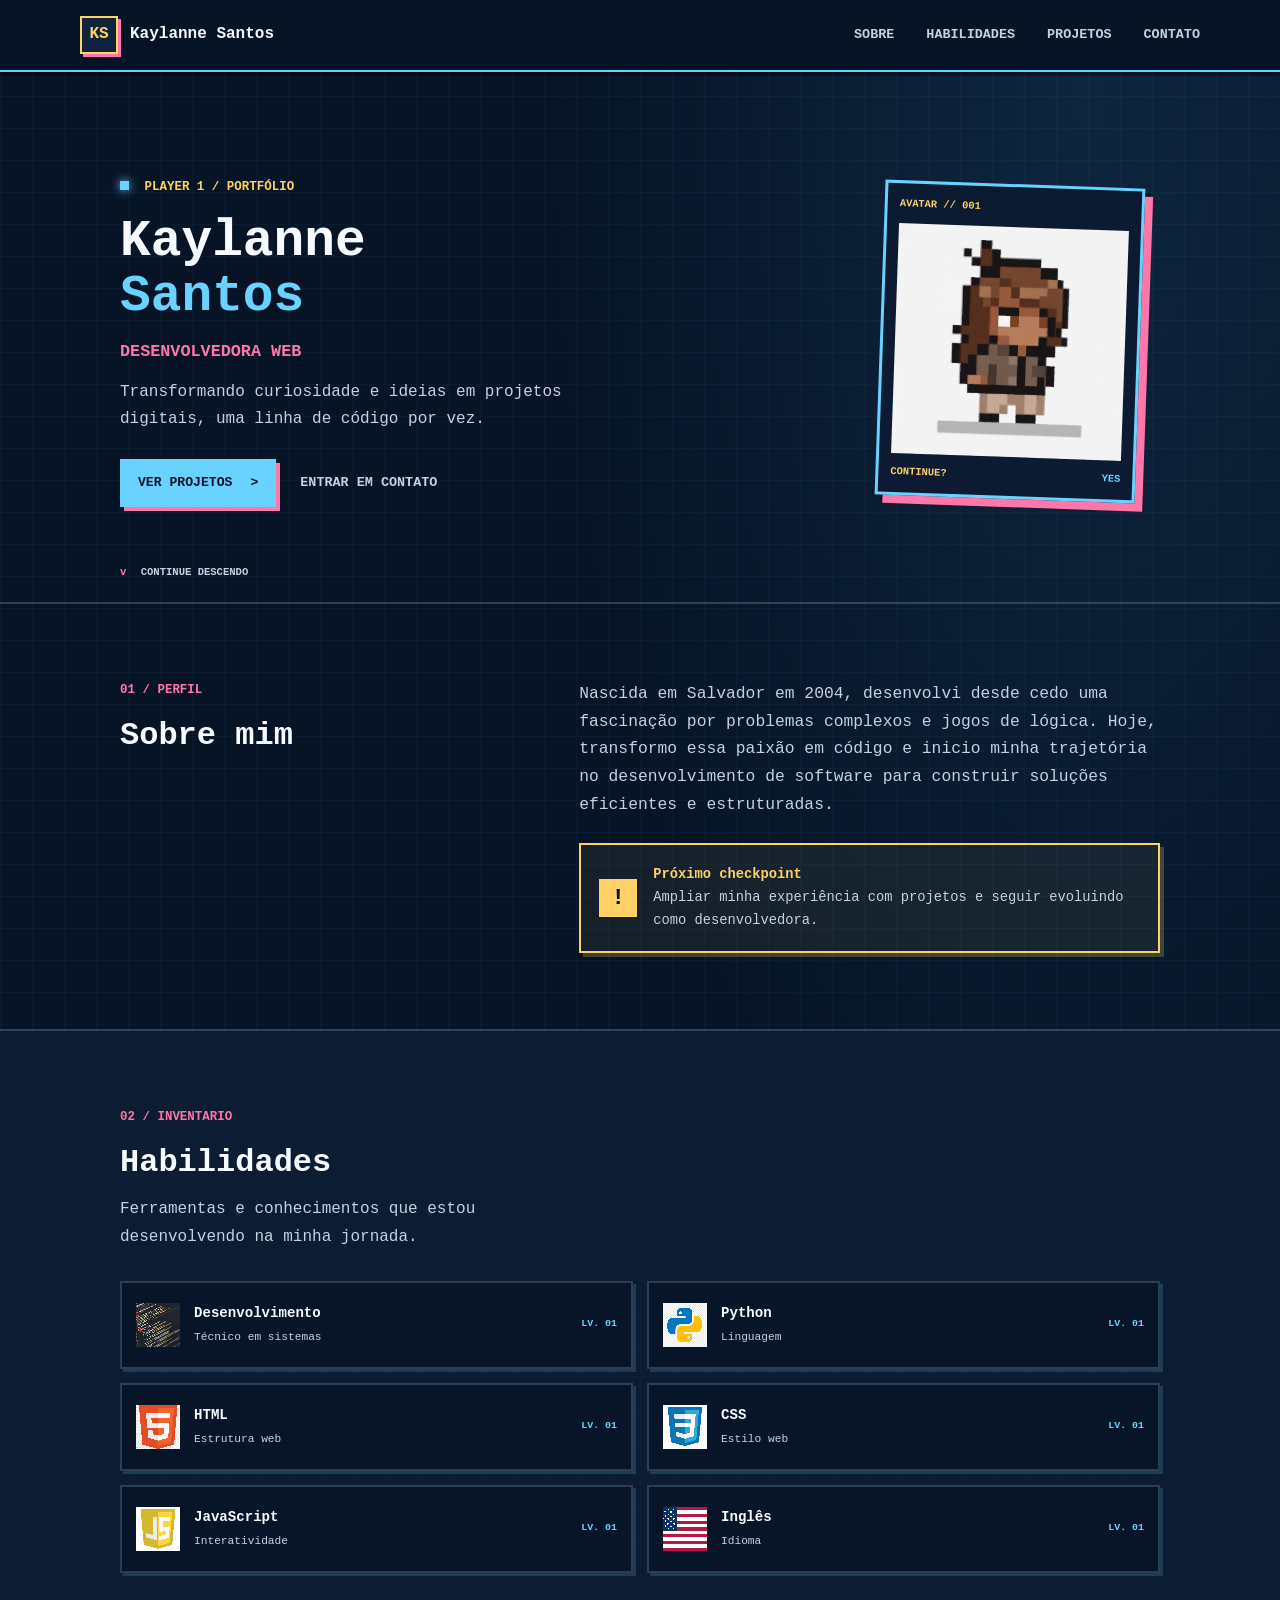
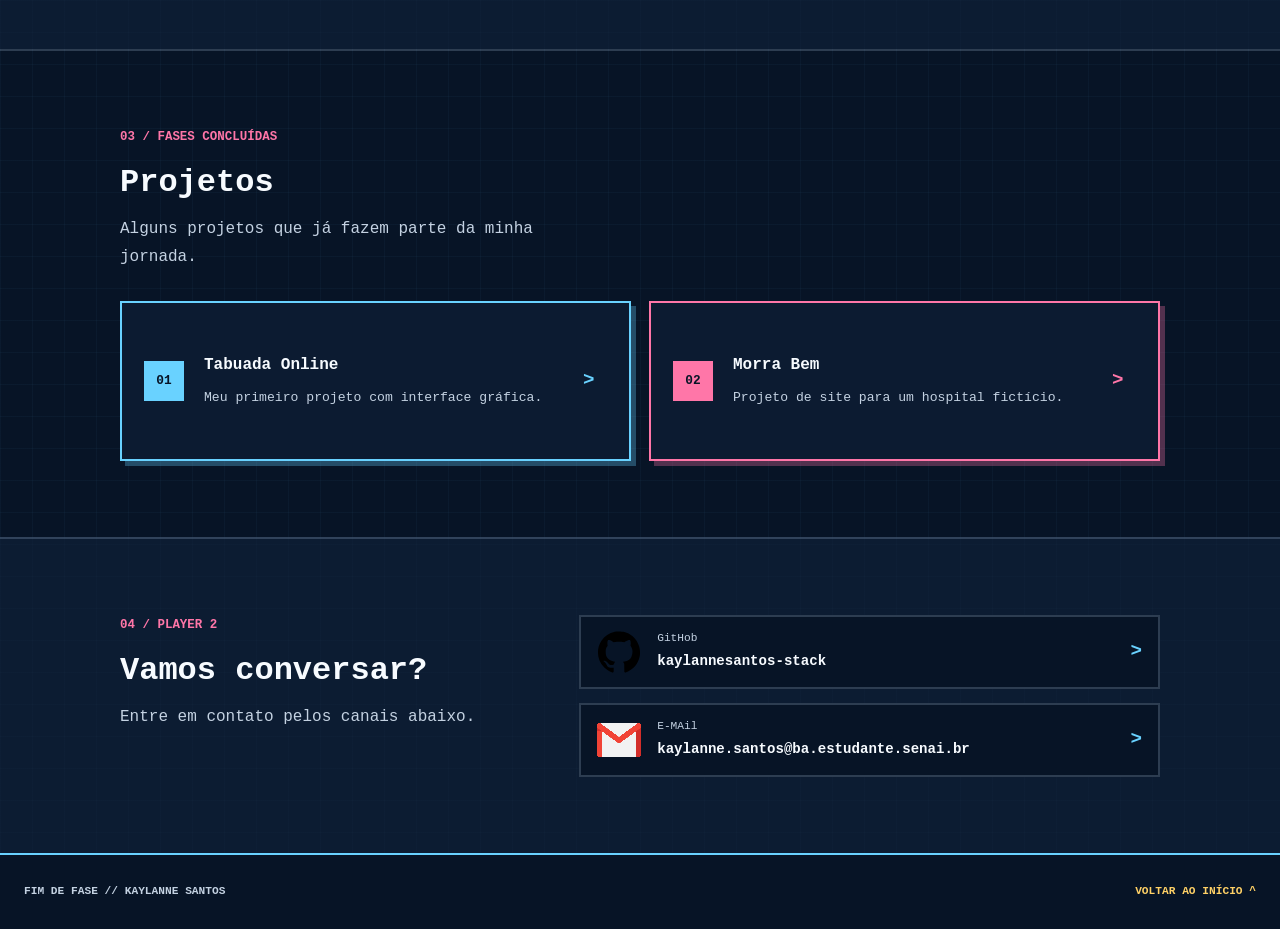
<file: index.html>
<!DOCTYPE html>
<html lang="pt-BR">
<head>
    <meta charset="UTF-8">
    <meta name="viewport" content="width=device-width, initial-scale=1.0">
    <meta name="description" content="Portfólio de Kaylanne Santos, desenvolvedora web em formação.">
    <title>Kaylanne Santos | Portfólio</title>
    <link rel="stylesheet" href="style.css">
</head>
<body class="portfolio">
    <header class="site-header">
        <nav class="meu-navegador" aria-label="Navegação principal">
            <a class="brand" href="#inicio" aria-label="Kaylanne Santos, início">
                <span class="brand-mark" aria-hidden="true">KS</span>
                <span class="brand-name">Kaylanne Santos</span>
            </a>
            <div class="nav-links">
                <a href="#sobre">Sobre</a>
                <a href="#experiencia">Habilidades</a>
                <a href="#projetos">Projetos</a>
                <a href="#contato">Contato</a>
            </div>
        </nav>
    </header>

    <main>
        <section class="hero page-width" id="inicio" aria-labelledby="hero-title">
            <div class="hero-copy">
                <p class="eyebrow"><span class="status-light" aria-hidden="true"></span> PLAYER 1 / PORTFÓLIO</p>
                <h1 id="hero-title">Kaylanne<br><span>Santos</span></h1>
                <p class="hero-role">Desenvolvedora web</p>
                <p class="hero-summary">Transformando curiosidade e ideias em projetos digitais, uma linha de código por vez.</p>
                <div class="hero-actions">
                    <a class="pixel-button" href="#projetos">Ver projetos <span aria-hidden="true">&gt;</span></a>
                    <a class="text-link" href="#contato">Entrar em contato</a>
                </div>
            </div>
            <figure class="avatar-frame">
                <span class="frame-label">AVATAR // 001</span>
                <img src="assets/eu_pixel.jpg" alt="Retrato em pixel art de Kaylanne Santos">
                <figcaption>CONTINUE? <span>YES</span></figcaption>
            </figure>
            <a class="scroll-cue" href="#sobre"><span aria-hidden="true">v</span> CONTINUE DESCENDO</a>
        </section>

        <section class="page-section" id="sobre" aria-labelledby="sobre-title">
            <div class="page-width section-inner about-layout">
                <div class="section-heading">
                    <p class="eyebrow">01 / PERFIL</p>
                    <h2 id="sobre-title">Sobre mim</h2>
                </div>
                <div class="about-copy">
                    <p>Nascida em Salvador em 2004, desenvolvi desde cedo uma fascinação por problemas complexos e jogos de lógica. Hoje, transformo essa paixão em código e inicio minha trajetória no desenvolvimento de software para construir soluções eficientes e estruturadas.</p>
                    <div class="checkpoint">
                        <span class="checkpoint-icon" aria-hidden="true">!</span>
                        <p><strong>Próximo checkpoint</strong><br>Ampliar minha experiência com projetos e seguir evoluindo como desenvolvedora.</p>
                    </div>
                </div>
            </div>
        </section>

        <section class="page-section section-alt" id="experiencia" aria-labelledby="habilidades-title">
            <div class="page-width section-inner">
                <div class="section-heading">
                    <p class="eyebrow">02 / INVENTARIO</p>
                    <h2 id="habilidades-title">Habilidades</h2>
                    <p class="section-intro">Ferramentas e conhecimentos que estou desenvolvendo na minha jornada.</p>
                </div>
                <ul class="skill-grid">
                    <li class="skill-item">
                        <img src="assets/dese.jpg" alt="" loading="lazy">
                        <span><strong>Desenvolvimento</strong><small>Técnico em sistemas</small></span>
                        <span class="skill-level" aria-label="Em desenvolvimento">LV. 01</span>
                    </li>
                    <li class="skill-item">
                        <img src="assets/python_logo.png" alt="" loading="lazy">
                        <span><strong>Python</strong><small>Linguagem</small></span>
                        <span class="skill-level" aria-label="Em desenvolvimento">LV. 01</span>
                    </li>
                    <li class="skill-item">
                        <img src="assets/html.jpeg" alt="" loading="lazy">
                        <span><strong>HTML</strong><small>Estrutura web</small></span>
                        <span class="skill-level" aria-label="Em desenvolvimento">LV. 01</span>
                    </li>
                    <li class="skill-item">
                        <img src="assets/css2.webp" alt="" loading="lazy">
                        <span><strong>CSS</strong><small>Estilo web</small></span>
                        <span class="skill-level" aria-label="Em desenvolvimento">LV. 01</span>
                    </li>
                    <li class="skill-item">
                        <img src="assets/javascript.png" alt="" loading="lazy">
                        <span><strong>JavaScript</strong><small>Interatividade</small></span>
                        <span class="skill-level" aria-label="Em desenvolvimento">LV. 01</span>
                    </li>
                    <li class="skill-item">
                        <img src="assets/ingles.webp" alt="" loading="lazy">
                        <span><strong>Inglês</strong><small>Idioma</small></span>
                        <span class="skill-level" aria-label="Em desenvolvimento">LV. 01</span>
                    </li>
                </ul>
            </div>
        </section>

        <section class="page-section" id="projetos" aria-labelledby="projetos-title">
            <div class="page-width section-inner">
                <div class="section-heading">
                    <p class="eyebrow">03 / FASES CONCLUÍDAS</p>
                    <h2 id="projetos-title">Projetos</h2>
                    <p class="section-intro">Alguns projetos que já fazem parte da minha jornada.</p>
                </div>
                <div class="project-grid">
                    <a class="project-item" href="https://tabuadaonline-theta.vercel.app/" target="_blank" rel="noopener noreferrer">
                        <span class="project-number">01</span>
                        <span class="project-content">
                            <strong>Tabuada Online</strong>
                            <span>Meu primeiro projeto com interface gráfica.</span>
                        </span>
                        <span class="project-arrow" aria-hidden="true">&gt;</span>
                    </a>
                    <a class="project-item project-pink" href="https://share.google/IyVPj1m2NV01SVsqX" target="_blank" rel="noopener noreferrer">
                        <span class="project-number">02</span>
                        <span class="project-content">
                            <strong>Morra Bem</strong>
                            <span>Projeto de site para um hospital fictício.</span>
                        </span>
                        <span class="project-arrow" aria-hidden="true">&gt;</span>
                    </a>
                </div>
            </div>
        </section>

        <section class="page-section section-alt" id="contato" aria-labelledby="contato-title">
            <div class="page-width section-inner contact-layout">
                <div class="section-heading">
                    <p class="eyebrow">04 / PLAYER 2</p>
                    <h2 id="contato-title">Vamos conversar?</h2>
                    <p class="section-intro">Entre em contato pelos canais abaixo.</p>
                </div>
                <div class="contact-list">
                    <a class="contact-item" href="https://github.com/kaylannesantos-stack" target="_blank" rel="noopener noreferrer">
                        <img src="assets/GitHub.svg" alt="" loading="lazy">
                        <span><small>GitHob</small><strong>kaylannesantos-stack</strong></span>
                        <span class="project-arrow" aria-hidden="true">&gt;</span>
                    </a>
                    <a class="contact-item" href="https://mail.google.com/mail/u/0/#inbox" target="_blank" rel="noopener noreferrer">
                        <img src="assets/gmail.png" alt="" loading="lazy">
                        <span><small>E-MAil</small><strong>kaylanne.santos@ba.estudante.senai.br</strong></span>
                        <span class="project-arrow" aria-hidden="true">&gt;</span>
                    </a>
                </div>
            </div>
        </section>
    </main>

    <footer class="site-footer">
        <p>FIM DE FASE // KAYLANNE SANTOS</p>
        <a href="#inicio">VOLTAR AO INÍCIO ^</a>
    </footer>
</body>
</html>
</file>
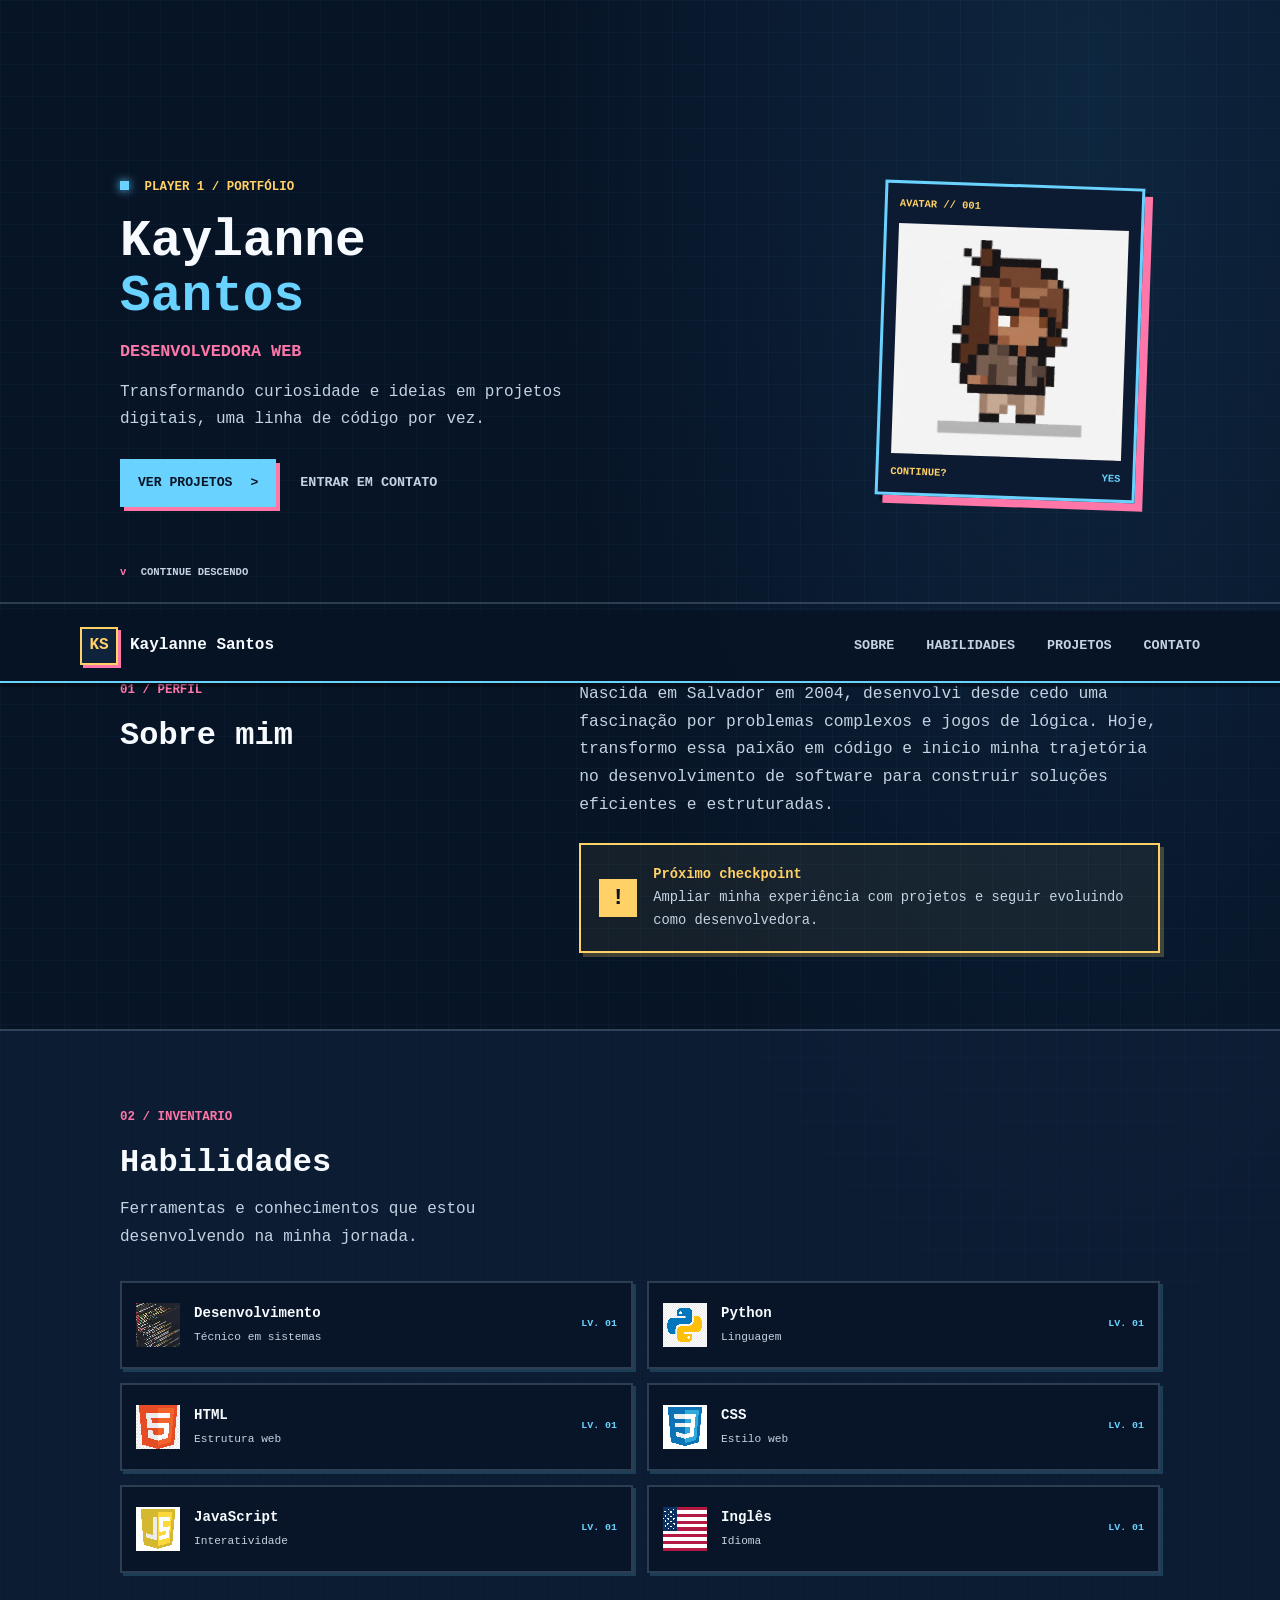
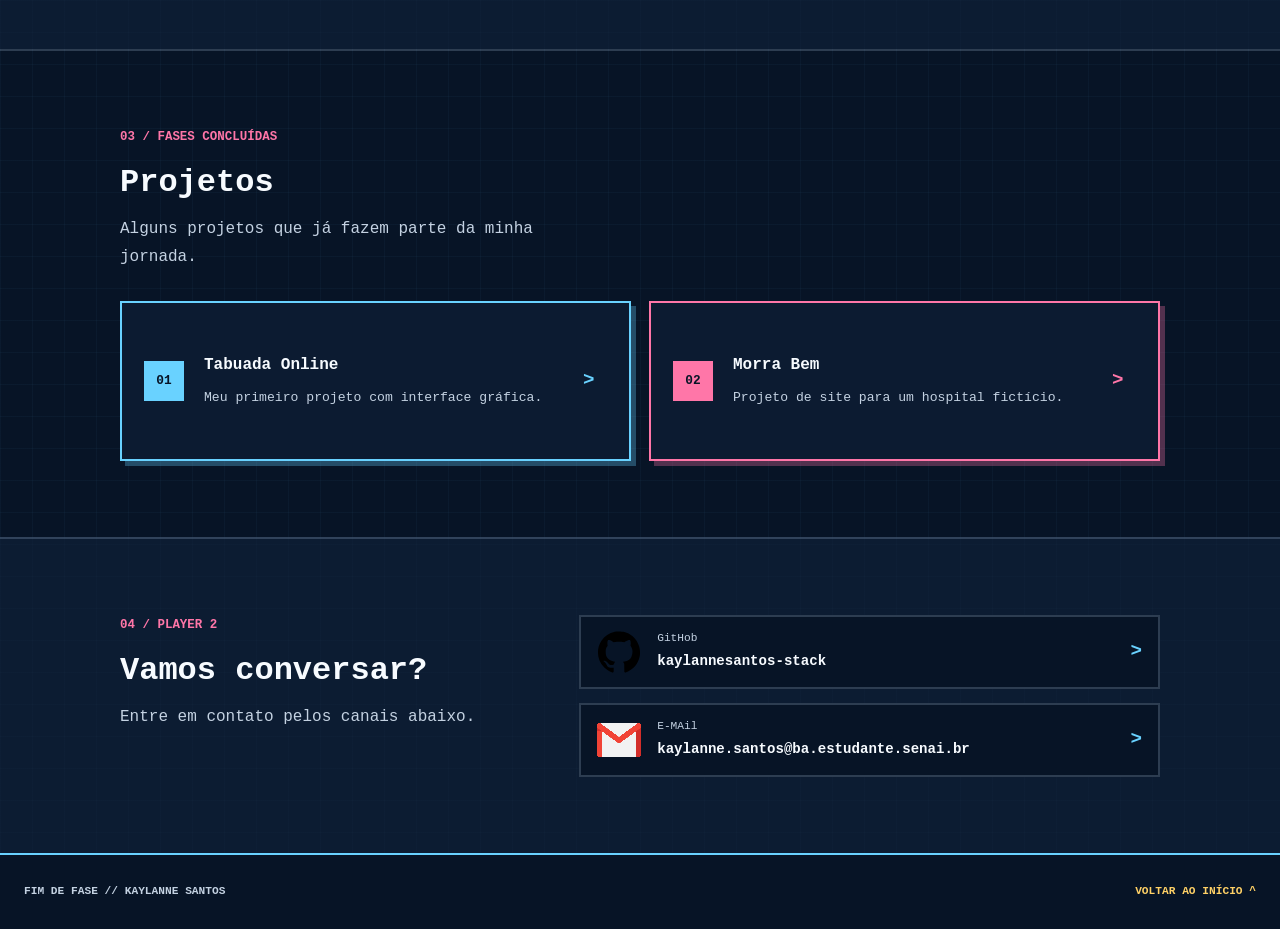
<file: experiencia.html>
<!DOCTYPE html>
<html lang="pt-BR">
<head>
    <meta charset="UTF-8">
    <meta name="viewport" content="width=device-width, initial-scale=1.0">
    <meta http-equiv="refresh" content="0; url=index.html#experiencia">
    <title>Habilidades | Kaylanne Santos</title>
</head>
<body>
    <p>Esta pagina agora faz parte do portfolio integrado.</p>
    <p><a href="index.html#experiencia">Ir para habilidades</a></p>
</body>
</html>
</file>
<file: style.css>
:root {
	color-scheme: dark;
	--night: #071426;
	--night-light: #10233c;
	--panel: #0c1b31;
	--white: #f7fbff;
	--muted: #c4d2e2;
	--cyan: #69d2ff;
	--pink: #ff76a8;
	--gold: #ffd166;
	--line: rgba(194, 224, 255, 0.2);
	--pixel-shadow: 5px 5px 0 rgba(0, 0, 0, 0.45);
}

* {
	box-sizing: border-box;
}

html {
	scroll-behavior: smooth;
}

body {
	min-width: 320px;
	margin: 0;
	background-color: var(--night);
	background-image:
		linear-gradient(rgba(105, 210, 255, 0.035) 1px, transparent 1px),
		linear-gradient(90deg, rgba(105, 210, 255, 0.035) 1px, transparent 1px),
		radial-gradient(ellipse at 85% 4%, rgba(35, 91, 137, 0.25), transparent 34rem);
	background-size: 32px 32px, 32px 32px, auto;
	color: var(--white);
	font-family: "Courier New", Courier, monospace;
	font-size: 16px;
	line-height: 1.7;
}

a {
	color: inherit;
}

a:focus-visible {
	outline: 3px solid var(--gold);
	outline-offset: 5px;
}

.page-width {
	width: min(100% - 48px, 1040px);
	margin-inline: auto;
}

.site-header {
	position: sticky;
	top: 0;
	z-index: 10;
	border-bottom: 2px solid var(--cyan);
	background: rgba(7, 20, 38, 0.96);
	box-shadow: 0 4px 0 rgba(0, 0, 0, 0.35);
}

.meu-navegador {
	width: min(100% - 48px, 1120px);
	min-height: 70px;
	margin-inline: auto;
	display: flex;
	align-items: center;
	justify-content: space-between;
	gap: 24px;
}

.brand,
.nav-links,
.hero-actions {
	display: flex;
	align-items: center;
}

.brand {
	gap: 12px;
	color: var(--white);
	text-decoration: none;
	font-weight: 700;
}

.brand-mark {
	width: 38px;
	height: 38px;
	display: grid;
	place-items: center;
	border: 2px solid var(--gold);
	background: var(--night-light);
	color: var(--gold);
	box-shadow: 3px 3px 0 var(--pink);
}

.nav-links {
	gap: clamp(14px, 3vw, 32px);
}

.nav-links a,
.text-link {
	color: var(--muted);
	font-size: 0.84rem;
	font-weight: 700;
	text-decoration: none;
	text-transform: uppercase;
	transition: color 160ms ease;
}

.nav-links a:hover,
.text-link:hover {
	color: var(--cyan);
}

.hero {
	min-height: 530px;
	padding-block: 74px 64px;
	display: grid;
	grid-template-columns: minmax(0, 1fr) 300px;
	align-items: center;
	gap: 72px;
	position: relative;
}

.hero-copy {
	max-width: 620px;
}

.eyebrow {
	margin: 0 0 16px;
	color: var(--gold);
	font-size: 0.78rem;
	font-weight: 700;
	letter-spacing: 0;
}

.status-light {
	width: 9px;
	height: 9px;
	margin-right: 8px;
	display: inline-block;
	background: var(--cyan);
	box-shadow: 0 0 10px var(--cyan);
}

h1,
h2,
p,
figure {
	margin-top: 0;
}

h1 {
	margin-bottom: 14px;
	font-size: 3.2rem;
	line-height: 1.08;
}

h1 span {
	color: var(--cyan);
}

.hero-role {
	margin-bottom: 12px;
	color: var(--pink);
	font-size: 1.05rem;
	font-weight: 700;
	text-transform: uppercase;
}

.hero-summary {
	max-width: 54ch;
	margin-bottom: 26px;
	color: var(--muted);
}

.hero-actions {
	flex-wrap: wrap;
	gap: 24px;
}

.pixel-button {
	min-height: 48px;
	padding: 10px 16px;
	display: inline-flex;
	align-items: center;
	gap: 18px;
	border: 2px solid var(--cyan);
	background: var(--cyan);
	box-shadow: 4px 4px 0 var(--pink);
	color: var(--night);
	font-size: 0.82rem;
	font-weight: 700;
	text-decoration: none;
	text-transform: uppercase;
	transition: transform 160ms ease, box-shadow 160ms ease;
}

.pixel-button:hover {
	transform: translate(2px, 2px);
	box-shadow: 2px 2px 0 var(--pink);
}

.avatar-frame {
	width: 260px;
	margin: 0 auto;
	padding: 12px;
	border: 3px solid var(--cyan);
	background: var(--panel);
	box-shadow: 8px 8px 0 var(--pink), var(--pixel-shadow);
	transform: rotate(2deg);
}

.frame-label,
.avatar-frame figcaption {
	display: flex;
	justify-content: space-between;
	color: var(--gold);
	font-size: 0.65rem;
	font-weight: 700;
}

.avatar-frame img {
	width: 100%;
	aspect-ratio: 1;
	margin-block: 10px;
	display: block;
	object-fit: cover;
	image-rendering: pixelated;
}

.avatar-frame figcaption span {
	color: var(--cyan);
}

.scroll-cue {
	position: absolute;
	bottom: 20px;
	left: 0;
	color: var(--muted);
	font-size: 0.66rem;
	font-weight: 700;
	text-decoration: none;
}

.scroll-cue span {
	margin-right: 8px;
	color: var(--pink);
}

.page-section {
	scroll-margin-top: 70px;
	border-top: 2px solid var(--line);
}

.section-alt {
	background: rgba(16, 35, 60, 0.56);
}

.section-inner {
	padding-block: 76px;
}

.about-layout,
.contact-layout {
	display: grid;
	grid-template-columns: minmax(220px, 0.8fr) minmax(0, 1.2fr);
	gap: 72px;
}

.section-heading h2 {
	margin-bottom: 14px;
	color: var(--white);
	font-size: 2rem;
	line-height: 1.2;
}

.section-heading .eyebrow {
	color: var(--pink);
}

.section-intro,
.about-copy > p {
	color: var(--muted);
}

.section-intro {
	max-width: 48ch;
	margin-bottom: 0;
}

.about-copy > p {
	margin-bottom: 24px;
	font-size: 1.02rem;
}

.checkpoint {
	padding: 18px;
	display: flex;
	align-items: center;
	gap: 16px;
	border: 2px solid var(--gold);
	background: rgba(255, 209, 102, 0.06);
	box-shadow: 4px 4px 0 rgba(255, 209, 102, 0.24);
}

.checkpoint-icon {
	width: 38px;
	height: 38px;
	flex: 0 0 38px;
	display: grid;
	place-items: center;
	background: var(--gold);
	color: var(--night);
	font-size: 1.4rem;
	font-weight: 700;
}

.checkpoint p {
	margin: 0;
	color: var(--muted);
	font-size: 0.86rem;
}

.checkpoint strong {
	color: var(--gold);
}

.skill-grid {
	margin: 30px 0 0;
	padding: 0;
	display: grid;
	grid-template-columns: repeat(2, minmax(0, 1fr));
	gap: 14px;
	list-style: none;
}

.skill-item {
	min-height: 88px;
	padding: 14px;
	display: flex;
	align-items: center;
	gap: 14px;
	border: 2px solid var(--line);
	background: rgba(7, 20, 38, 0.78);
	box-shadow: 3px 3px 0 rgba(105, 210, 255, 0.18);
}

.skill-item img,
.contact-item img {
	width: 44px;
	height: 44px;
	flex: 0 0 44px;
	object-fit: cover;
	image-rendering: pixelated;
}

.skill-item > span:nth-child(2),
.contact-item > span:nth-child(2) {
	min-width: 0;
	display: grid;
	gap: 2px;
}

.skill-item strong,
.contact-item strong {
	color: var(--white);
	font-size: 0.88rem;
}

.skill-item small,
.contact-item small {
	color: var(--muted);
	font-size: 0.7rem;
}

.skill-level {
	margin-left: auto;
	color: var(--cyan);
	font-size: 0.62rem;
	font-weight: 700;
	white-space: nowrap;
}

.project-grid {
	margin-top: 30px;
	display: grid;
	grid-template-columns: repeat(2, minmax(0, 1fr));
	gap: 18px;
}

.project-item {
	min-height: 160px;
	padding: 22px;
	display: grid;
	grid-template-columns: 44px minmax(0, 1fr) 24px;
	align-items: center;
	gap: 16px;
	border: 2px solid var(--cyan);
	background: var(--panel);
	box-shadow: 5px 5px 0 rgba(105, 210, 255, 0.3);
	text-decoration: none;
	transition: transform 160ms ease, box-shadow 160ms ease;
}

.project-item:hover {
	transform: translate(2px, 2px);
	box-shadow: 3px 3px 0 rgba(105, 210, 255, 0.3);
}

.project-pink {
	border-color: var(--pink);
	box-shadow: 5px 5px 0 rgba(255, 118, 168, 0.3);
}

.project-number {
	width: 40px;
	height: 40px;
	display: grid;
	place-items: center;
	background: var(--cyan);
	color: var(--night);
	font-size: 0.8rem;
	font-weight: 700;
}

.project-pink .project-number {
	background: var(--pink);
}

.project-content {
	display: grid;
	gap: 8px;
}

.project-content strong {
	font-size: 1rem;
}

.project-content span {
	color: var(--muted);
	font-size: 0.82rem;
}

.project-arrow {
	color: var(--cyan);
	font-size: 1.2rem;
	font-weight: 700;
}

.project-pink .project-arrow {
	color: var(--pink);
}

.contact-list {
	display: grid;
	gap: 14px;
}

.contact-item {
	min-height: 74px;
	padding: 12px 16px;
	display: flex;
	align-items: center;
	gap: 16px;
	border: 2px solid var(--line);
	background: var(--night);
	text-decoration: none;
}

.contact-item .project-arrow {
	margin-left: auto;
}

.contact-item:hover {
	border-color: var(--cyan);
}

.site-footer {
	min-height: 76px;
	padding: 18px 24px;
	display: flex;
	justify-content: space-between;
	align-items: center;
	gap: 20px;
	border-top: 2px solid var(--cyan);
	background: var(--night);
	color: var(--muted);
	font-size: 0.7rem;
	font-weight: 700;
}

.site-footer p {
	margin: 0;
}

.site-footer a {
	color: var(--gold);
	text-decoration: none;
}

@media (max-width: 760px) {
	.meu-navegador {
		width: calc(100% - 32px);
		min-height: 64px;
	}

	.brand-name {
		display: none;
	}

	.nav-links {
		gap: 14px;
	}

	.nav-links a {
		font-size: 0.72rem;
	}

	.hero {
		min-height: 0;
		padding-block: 56px 66px;
		grid-template-columns: minmax(0, 1fr) 210px;
		gap: 28px;
	}

	.avatar-frame {
		width: 190px;
	}

	.about-layout,
	.contact-layout {
		grid-template-columns: minmax(0, 1fr);
		gap: 24px;
	}

	.section-inner {
		padding-block: 56px;
	}
}

@media (max-width: 520px) {
	.page-width {
		width: calc(100% - 36px);
	}

	.meu-navegador {
		width: calc(100% - 24px);
		gap: 10px;
	}

	.brand-mark {
		width: 32px;
		height: 32px;
		flex: 0 0 32px;
		font-size: 0.82rem;
	}

	.nav-links {
		gap: clamp(8px, 2.4vw, 13px);
	}

	.nav-links a {
		font-size: 0.63rem;
	}

	.hero {
		padding-block: 44px 62px;
		grid-template-columns: minmax(0, 1fr);
		gap: 32px;
	}

	h1 {
		font-size: 2.5rem;
	}

	.avatar-frame {
		width: 190px;
	}

	.scroll-cue {
		bottom: 18px;
	}

	.section-inner {
		padding-block: 48px;
	}

	.section-heading h2 {
		font-size: 1.6rem;
	}

	.skill-grid,
	.project-grid {
		grid-template-columns: minmax(0, 1fr);
	}

	.skill-item {
		min-height: 76px;
	}

	.project-item {
		min-height: 132px;
		padding: 16px;
	}

	.site-footer {
		align-items: flex-start;
		flex-direction: column;
		gap: 8px;
	}
}

@media (prefers-reduced-motion: reduce) {
	html {
		scroll-behavior: auto;
	}

	*,
	*::before,
	*::after {
		transition-duration: 0.01ms !important;
	}
}
</file>
